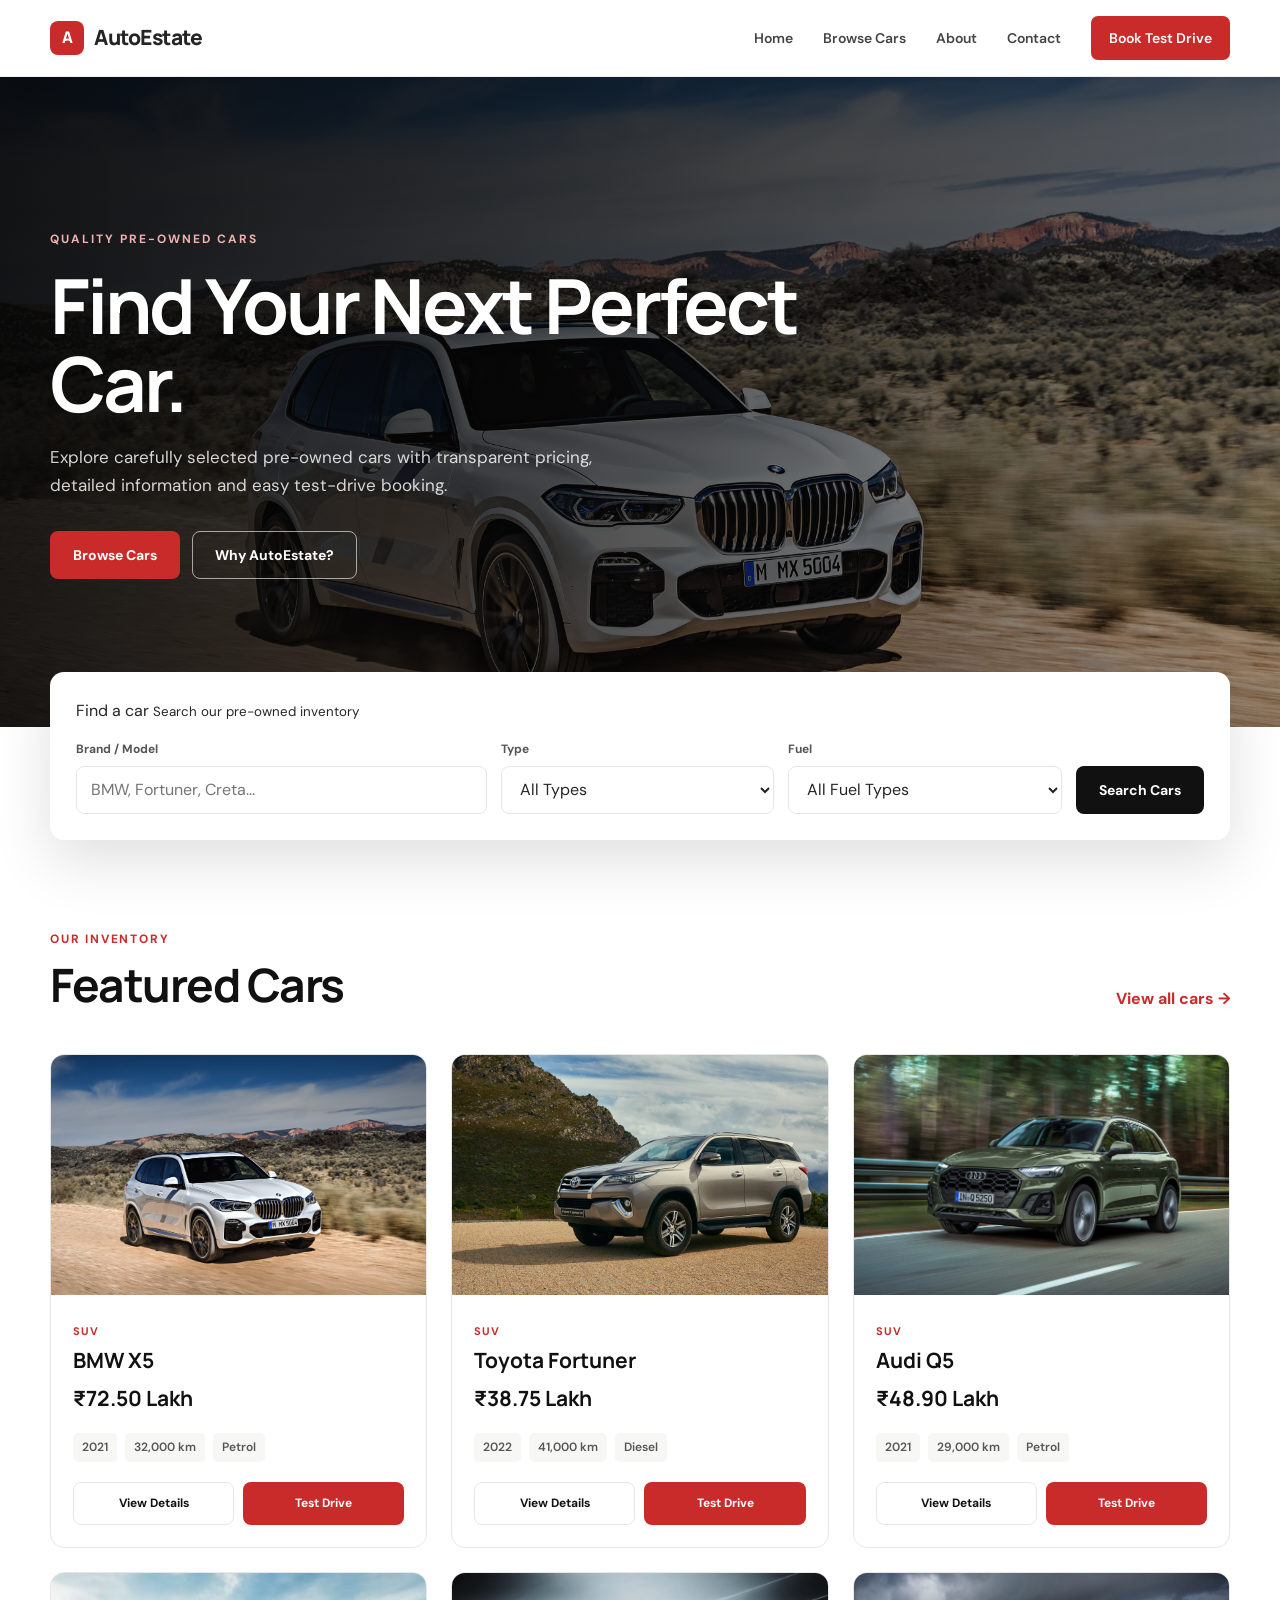
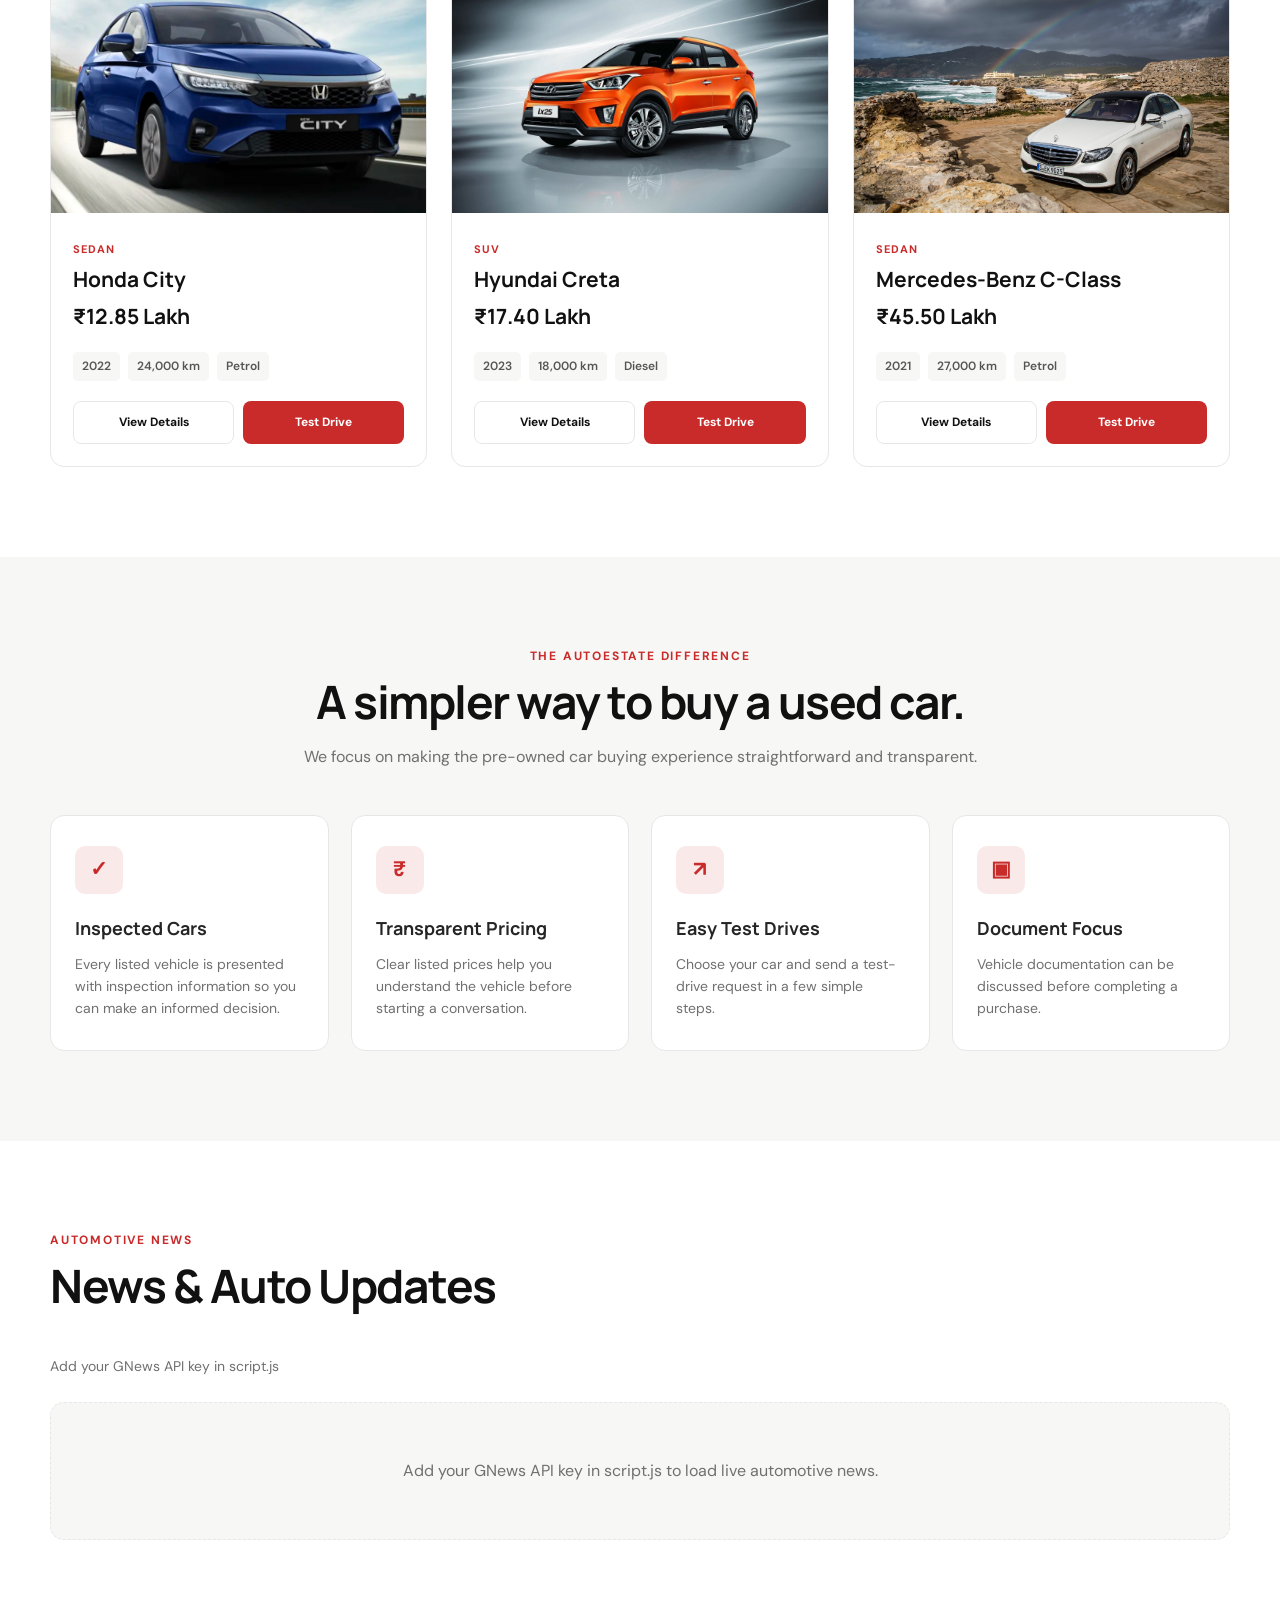
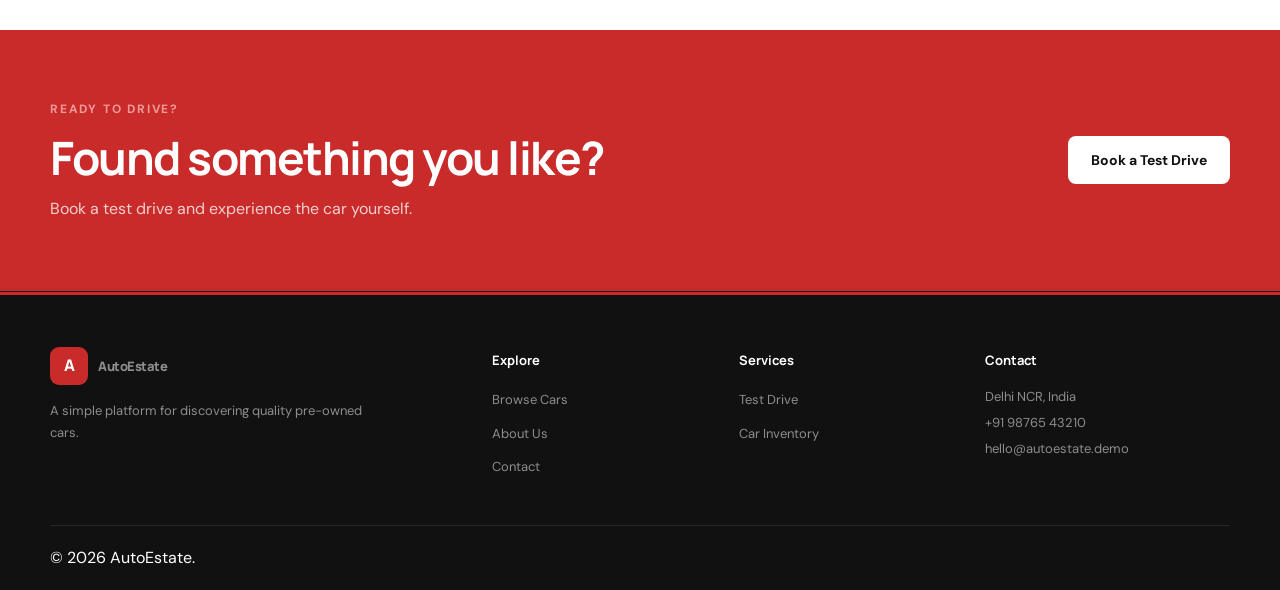
<file: index.html>
<!DOCTYPE html>
<html lang="en">
<head>
    <meta charset="UTF-8">
    <meta name="viewport" content="width=device-width, initial-scale=1.0">

    <title>AutoEstate | Quality Pre-Owned Cars</title>
    <meta name="description" content="AutoEstate - Browse quality pre-owned cars with transparent pricing, inspection and test drive options.">

    <link rel="preconnect" href="https://fonts.googleapis.com">
    <link rel="preconnect" href="https://fonts.gstatic.com" crossorigin>
    <link href="https://fonts.googleapis.com/css2?family=DM+Sans:wght@400;500;600;700&family=Manrope:wght@500;600;700;800&display=swap" rel="stylesheet">

    <link rel="stylesheet" href="style.css">
</head>

<body>

<header class="site-header">
    <div class="container nav-wrapper">

        <a href="index.html" class="logo">
            <span class="logo-mark">A</span>
            <span>AutoEstate</span>
        </a>

        <button class="menu-toggle" id="menuToggle" aria-label="Open menu">
            ☰
        </button>

        <nav class="main-nav" id="mainNav">
            <a href="index.html" class="active">Home</a>
            <a href="cars.html">Browse Cars</a>
            <a href="about.html">About</a>
            <a href="contact.html">Contact</a>
            <a href="contact.html" class="nav-cta">Book Test Drive</a>
        </nav>

    </div>
</header>


<main>

    <!-- HERO -->
    <section class="hero">
        <div class="hero-overlay"></div>

        <div class="container hero-content">

            <span class="eyebrow">QUALITY PRE-OWNED CARS</span>

            <h1>
                Find Your Next
                <span>Perfect Car.</span>
            </h1>

            <p>
                Explore carefully selected pre-owned cars with transparent
                pricing, detailed information and easy test-drive booking.
            </p>

            <div class="hero-actions">
                <a href="cars.html" class="btn btn-primary">
                    Browse Cars
                </a>

                <a href="about.html" class="btn btn-outline-light">
                    Why AutoEstate?
                </a>
            </div>

        </div>
    </section>


    <!-- QUICK SEARCH -->
    <section class="quick-search-section">
        <div class="container">

            <form class="quick-search" id="homeSearchForm">

                <div class="search-heading">
                    <span>Find a car</span>
                    <small>Search our pre-owned inventory</small>
                </div>

                <div class="search-field">
                    <label for="homeKeyword">Brand / Model</label>
                    <input
                        type="text"
                        id="homeKeyword"
                        placeholder="BMW, Fortuner, Creta..."
                    >
                </div>

                <div class="search-field">
                    <label for="homeType">Type</label>
                    <select id="homeType">
                        <option value="">All Types</option>
                        <option value="SUV">SUV</option>
                        <option value="Sedan">Sedan</option>
                    </select>
                </div>

                <div class="search-field">
                    <label for="homeFuel">Fuel</label>
                    <select id="homeFuel">
                        <option value="">All Fuel Types</option>
                        <option value="Petrol">Petrol</option>
                        <option value="Diesel">Diesel</option>
                    </select>
                </div>

                <button type="submit" class="btn btn-dark">
                    Search Cars
                </button>

            </form>

        </div>
    </section>


    <!-- FEATURED CARS -->
    <section class="section">
        <div class="container">

            <div class="section-heading">
                <div>
                    <span class="section-label">OUR INVENTORY</span>
                    <h2>Featured Cars</h2>
                </div>

                <a href="cars.html" class="text-link">
                    View all cars →
                </a>
            </div>

            <div class="car-grid" id="featuredCars"></div>

        </div>
    </section>



    <!-- DIFFERENCE -->
    <section class="section section-light">
        <div class="container">

            <div class="center-heading">
                <span class="section-label">THE AUTOESTATE DIFFERENCE</span>
                <h2>A simpler way to buy a used car.</h2>
                <p>
                    We focus on making the pre-owned car buying experience
                    straightforward and transparent.
                </p>
            </div>

            <div class="feature-grid">

                <article class="feature-box">
                    <div class="feature-icon">✓</div>
                    <h3>Inspected Cars</h3>
                    <p>
                        Every listed vehicle is presented with inspection
                        information so you can make an informed decision.
                    </p>
                </article>

                <article class="feature-box">
                    <div class="feature-icon">₹</div>
                    <h3>Transparent Pricing</h3>
                    <p>
                        Clear listed prices help you understand the vehicle
                        before starting a conversation.
                    </p>
                </article>

                <article class="feature-box">
                    <div class="feature-icon">↗</div>
                    <h3>Easy Test Drives</h3>
                    <p>
                        Choose your car and send a test-drive request in a
                        few simple steps.
                    </p>
                </article>

                <article class="feature-box">
                    <div class="feature-icon">▣</div>
                    <h3>Document Focus</h3>
                    <p>
                        Vehicle documentation can be discussed before
                        completing a purchase.
                    </p>
                </article>

            </div>

        </div>
    </section>


    <!-- NEWS -->
    <section class="section">
        <div class="container">

            <div class="section-heading">
                <div>
                    <span class="section-label">AUTOMOTIVE NEWS</span>
                    <h2>News & Auto Updates</h2>
                </div>
            </div>

            <div id="newsStatus" class="news-status">
                Loading latest automotive news...
            </div>

            <div class="news-grid" id="newsGrid"></div>

        </div>
    </section>


    <!-- CTA -->
    <section class="cta-section">
        <div class="container cta-content">

            <div>
                <span class="section-label light-label">READY TO DRIVE?</span>

                <h2>Found something you like?</h2>

                <p>
                    Book a test drive and experience the car yourself.
                </p>
            </div>

            <a href="contact.html" class="btn btn-white">
                Book a Test Drive
            </a>

        </div>
    </section>

</main>


<footer class="site-footer">
    <div class="container footer-grid">

        <div>
            <a href="index.html" class="logo footer-logo">
                <span class="logo-mark">A</span>
                <span>AutoEstate</span>
            </a>

            <p>
                A simple platform for discovering quality pre-owned cars.
            </p>
        </div>

        <div>
            <h4>Explore</h4>
            <ul>
                <li><a href="cars.html">Browse Cars</a></li>
                <li><a href="about.html">About Us</a></li>
                <li><a href="contact.html">Contact</a></li>
            </ul>
        </div>

        <div>
            <h4>Services</h4>
            <ul>
                <li><a href="contact.html">Test Drive</a></li>
                <li><a href="cars.html">Car Inventory</a></li>
            </ul>
        </div>

        <div>
            <h4>Contact</h4>
            <p>Delhi NCR, India</p>
            <p>+91 98765 43210</p>
            <p>hello@autoestate.demo</p>
        </div>

    </div>

    <div class="container footer-bottom">
        <span>© 2026 AutoEstate.</span>
    </div>
</footer>


<script src="script.js"></script>

</body>
</html>
</file>
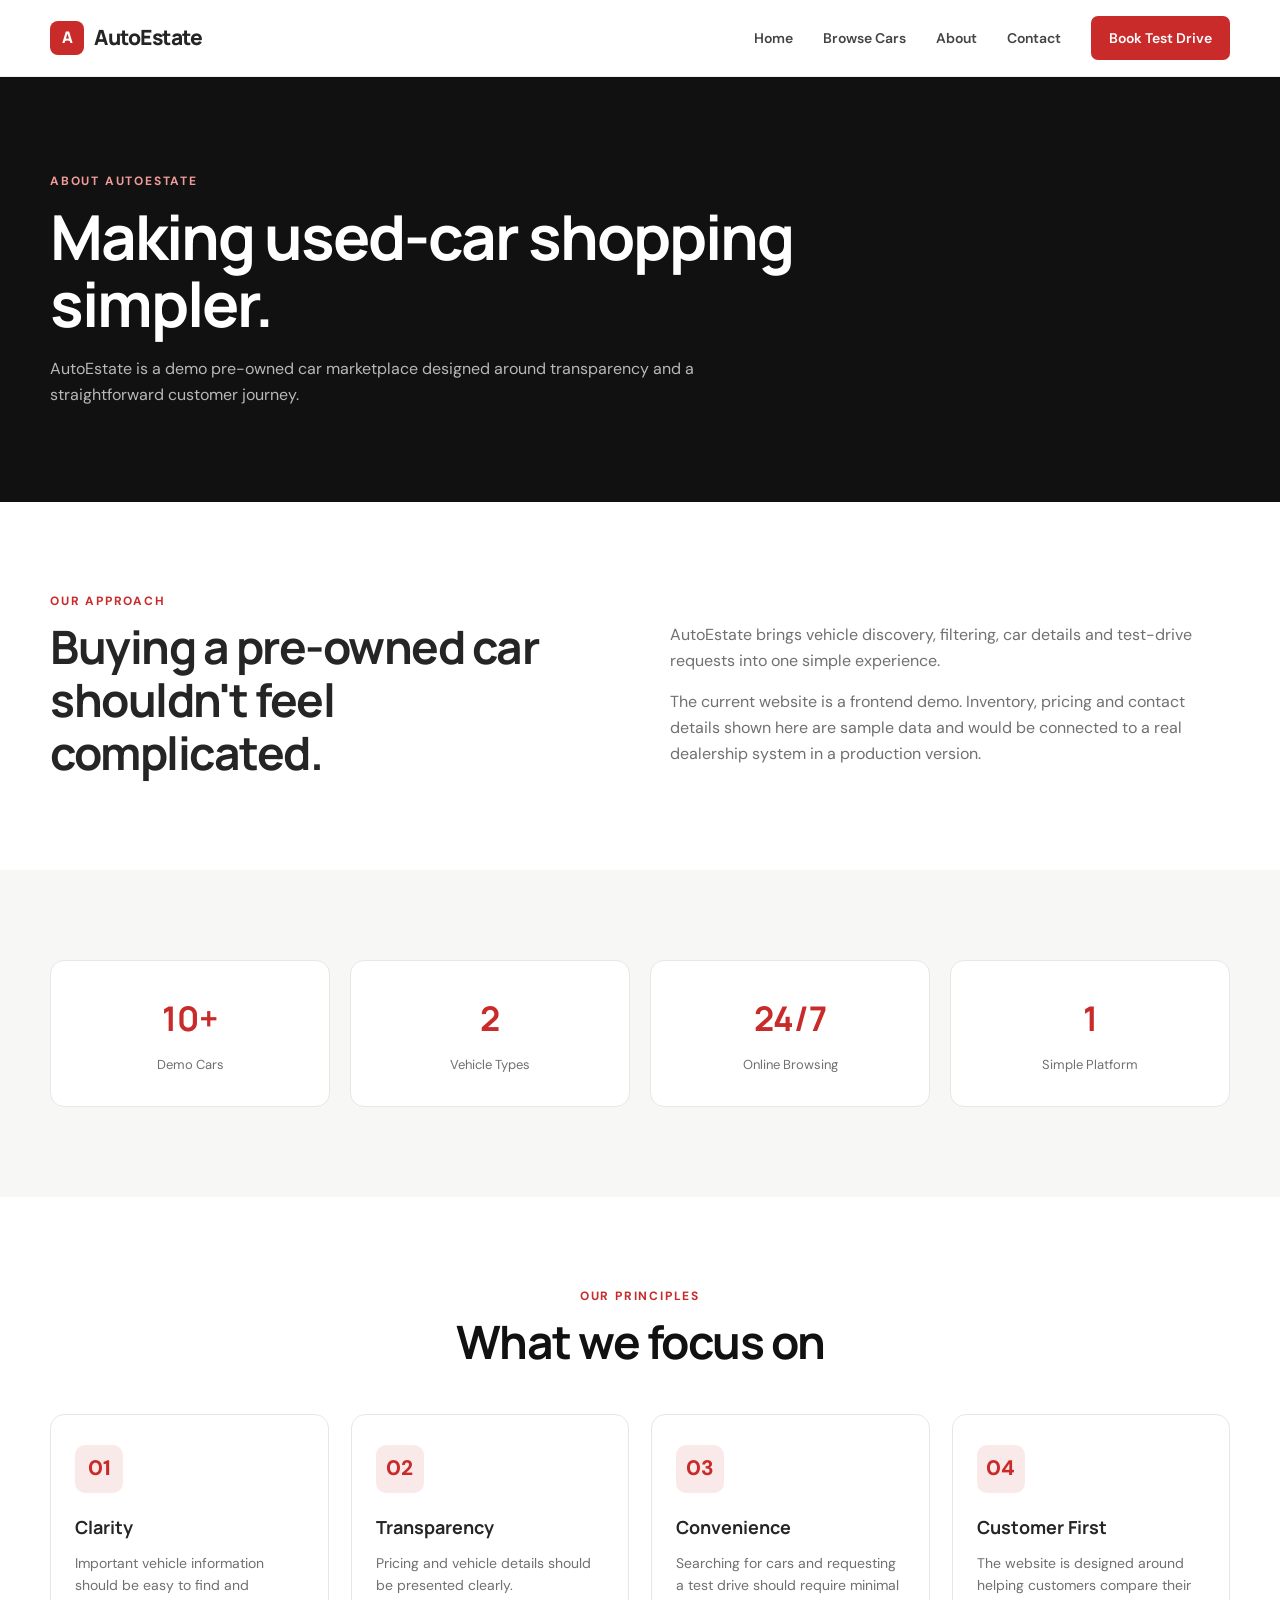
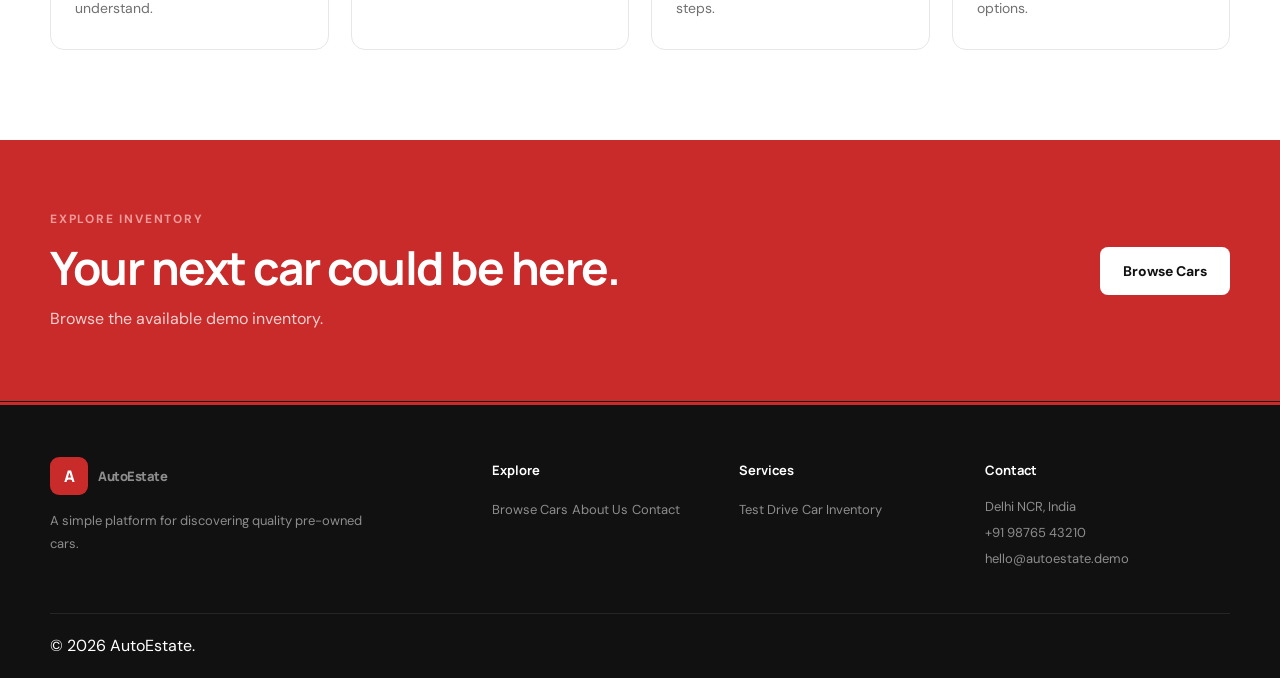
<file: about.html>
<!DOCTYPE html>
<html lang="en">
<head>
    <meta charset="UTF-8">
    <meta name="viewport" content="width=device-width, initial-scale=1.0">

    <title>About AutoEstate</title>

    <link rel="preconnect" href="https://fonts.googleapis.com">
    <link rel="preconnect" href="https://fonts.gstatic.com" crossorigin>
    <link href="https://fonts.googleapis.com/css2?family=DM+Sans:wght@400;500;600;700&family=Manrope:wght@500;600;700;800&display=swap" rel="stylesheet">

    <link rel="stylesheet" href="style.css">
</head>

<body>

<header class="site-header">
    <div class="container nav-wrapper">

        <a href="index.html" class="logo">
            <span class="logo-mark">A</span>
            <span>AutoEstate</span>
        </a>

        <button class="menu-toggle" id="menuToggle">☰</button>

        <nav class="main-nav" id="mainNav">
            <a href="index.html">Home</a>
            <a href="cars.html">Browse Cars</a>
            <a href="about.html" class="active">About</a>
            <a href="contact.html">Contact</a>
            <a href="contact.html" class="nav-cta">Book Test Drive</a>
        </nav>

    </div>
</header>


<main>

    <section class="page-hero">
        <div class="container">
            <span class="section-label light-label">ABOUT AUTOESTATE</span>
            <h1>Making used-car shopping simpler.</h1>
            <p>
                AutoEstate is a demo pre-owned car marketplace designed
                around transparency and a straightforward customer journey.
            </p>
        </div>
    </section>


    <section class="section">
        <div class="container about-intro">

            <div>
                <span class="section-label">OUR APPROACH</span>
                <h2>Buying a pre-owned car shouldn't feel complicated.</h2>
            </div>

            <div>
                <p>
                    AutoEstate brings vehicle discovery, filtering,
                    car details and test-drive requests into one simple
                    experience.
                </p>

                <p>
                    The current website is a frontend demo. Inventory,
                    pricing and contact details shown here are sample
                    data and would be connected to a real dealership
                    system in a production version.
                </p>
            </div>

        </div>
    </section>


    <section class="section section-light">
        <div class="container">

            <div class="stats-grid">

                <div class="stat-box">
                    <strong>10+</strong>
                    <span>Demo Cars</span>
                </div>

                <div class="stat-box">
                    <strong>2</strong>
                    <span>Vehicle Types</span>
                </div>

                <div class="stat-box">
                    <strong>24/7</strong>
                    <span>Online Browsing</span>
                </div>

                <div class="stat-box">
                    <strong>1</strong>
                    <span>Simple Platform</span>
                </div>

            </div>

        </div>
    </section>


    <section class="section">
        <div class="container">

            <div class="center-heading">
                <span class="section-label">OUR PRINCIPLES</span>
                <h2>What we focus on</h2>
            </div>

            <div class="feature-grid">

                <article class="feature-box">
                    <div class="feature-icon">01</div>
                    <h3>Clarity</h3>
                    <p>
                        Important vehicle information should be easy to find
                        and understand.
                    </p>
                </article>

                <article class="feature-box">
                    <div class="feature-icon">02</div>
                    <h3>Transparency</h3>
                    <p>
                        Pricing and vehicle details should be presented
                        clearly.
                    </p>
                </article>

                <article class="feature-box">
                    <div class="feature-icon">03</div>
                    <h3>Convenience</h3>
                    <p>
                        Searching for cars and requesting a test drive should
                        require minimal steps.
                    </p>
                </article>

                <article class="feature-box">
                    <div class="feature-icon">04</div>
                    <h3>Customer First</h3>
                    <p>
                        The website is designed around helping customers
                        compare their options.
                    </p>
                </article>

            </div>

        </div>
    </section>


    <section class="cta-section">
        <div class="container cta-content">

            <div>
                <span class="section-label light-label">EXPLORE INVENTORY</span>
                <h2>Your next car could be here.</h2>
                <p>Browse the available demo inventory.</p>
            </div>

            <a href="cars.html" class="btn btn-white">
                Browse Cars
            </a>

        </div>
    </section>

</main>


<footer class="site-footer">
    <div class="container footer-grid">

        <div>
            <a href="index.html" class="logo footer-logo">
                <span class="logo-mark">A</span>
                <span>AutoEstate</span>
            </a>

            <p>
                A simple platform for discovering quality pre-owned cars.
            </p>
        </div>

        <div>
            <h4>Explore</h4>
            <a href="cars.html">Browse Cars</a>
            <a href="about.html">About Us</a>
            <a href="contact.html">Contact</a>
        </div>

        <div>
            <h4>Services</h4>
            <a href="contact.html">Test Drive</a>
            <a href="cars.html">Car Inventory</a>
        </div>

        <div>
            <h4>Contact</h4>
            <p>Delhi NCR, India</p>
            <p>+91 98765 43210</p>
            <p>hello@autoestate.demo</p>
        </div>

    </div>

    <div class="container footer-bottom">
        <span>© 2026 AutoEstate. </span>
    </div>
</footer>


<script src="script.js"></script>

</body>
</html>
</file>
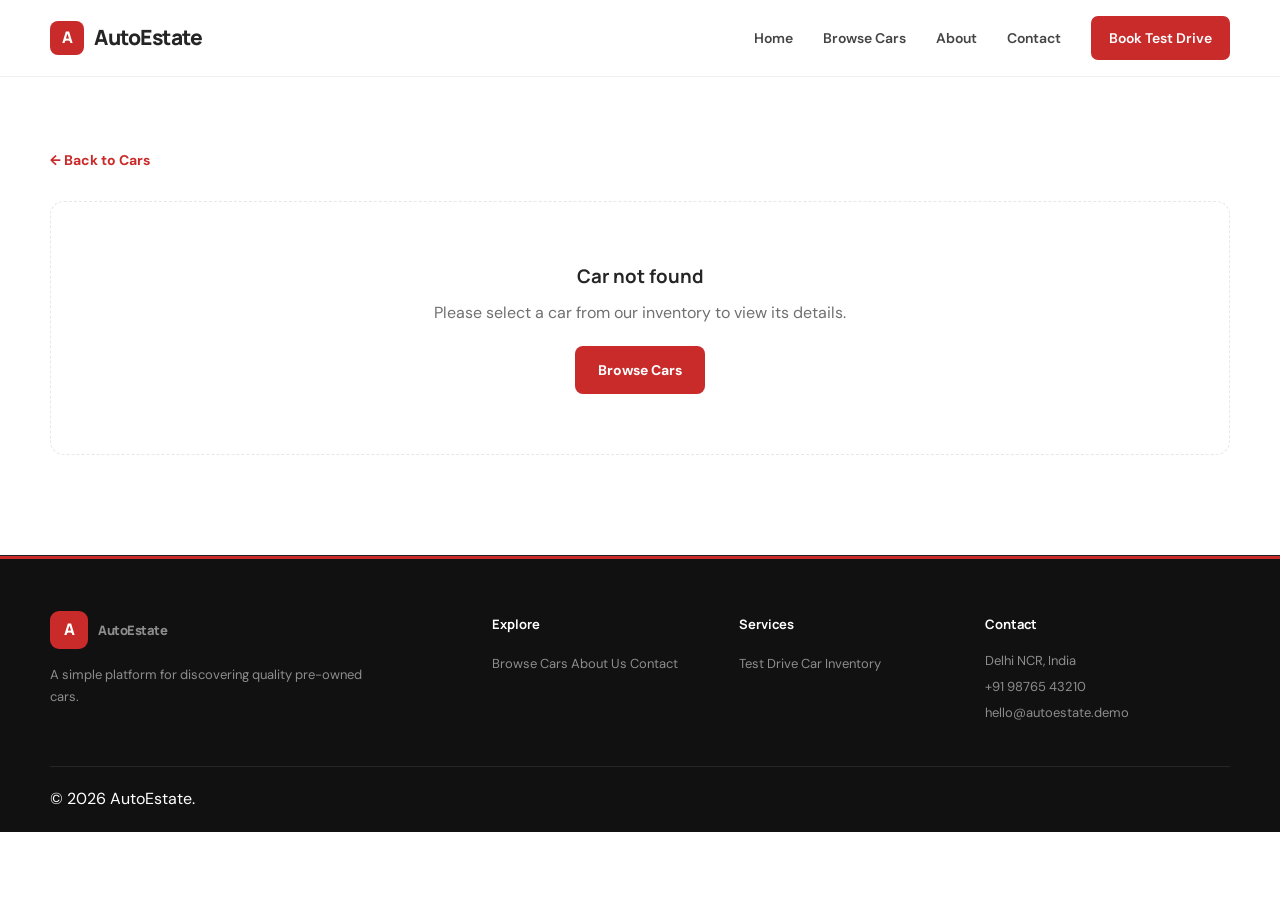
<file: cars-details.html>
<!DOCTYPE html>
<html lang="en">
<head>
    <meta charset="UTF-8">
    <meta name="viewport" content="width=device-width, initial-scale=1.0">

    <title>Car Details | AutoEstate</title>

    <link rel="preconnect" href="https://fonts.googleapis.com">
    <link rel="preconnect" href="https://fonts.gstatic.com" crossorigin>

    <link href="https://fonts.googleapis.com/css2?family=DM+Sans:wght@400;500;600;700&family=Manrope:wght@500;600;700;800&display=swap" rel="stylesheet">

    <link rel="stylesheet" href="style.css">
</head>

<body>

<header class="site-header">

    <div class="container nav-wrapper">

        <a href="index.html" class="logo">
            <span class="logo-mark">A</span>
            <span>AutoEstate</span>
        </a>

        <button
            class="menu-toggle"
            id="menuToggle"
            type="button"
        >
            ☰
        </button>

        <nav class="main-nav" id="mainNav">

            <a href="index.html">
                Home
            </a>

            <a href="cars.html" class="active">
                Browse Cars
            </a>

            <a href="about.html">
                About
            </a>

            <a href="contact.html">
                Contact
            </a>

            <a
                href="contact.html"
                class="nav-cta"
            >
                Book Test Drive
            </a>

        </nav>

    </div>

</header>

<main>

<section class="details-section">

    <div class="container">

        <a
            href="cars.html"
            class="back-link"
        >
            ← Back to Cars
        </a>

        <div id="carDetails"></div>

    </div>

</section>

</main>

<footer class="site-footer">

    <div class="container footer-grid">

        <div>

            <a
                href="index.html"
                class="logo footer-logo"
            >
                <span class="logo-mark">A</span>
                <span>AutoEstate</span>
            </a>

            <p>
                A simple platform for discovering quality pre-owned cars.
            </p>

        </div>

        <div>

            <h4>Explore</h4>

            <a href="cars.html">
                Browse Cars
            </a>

            <a href="about.html">
                About Us
            </a>

            <a href="contact.html">
                Contact
            </a>

        </div>

        <div>

            <h4>Services</h4>

            <a href="contact.html">
                Test Drive
            </a>

            <a href="cars.html">
                Car Inventory
            </a>

        </div>

        <div>

            <h4>Contact</h4>

            <p>
                Delhi NCR, India
            </p>

            <p>
                +91 98765 43210
            </p>

            <p>
                hello@autoestate.demo
            </p>

        </div>

    </div>

    <div class="container footer-bottom">

        <span>
            © 2026 AutoEstate.
        </span>

    </div>

</footer>

<script src="script.js"></script>

</body>
</html>
</file>
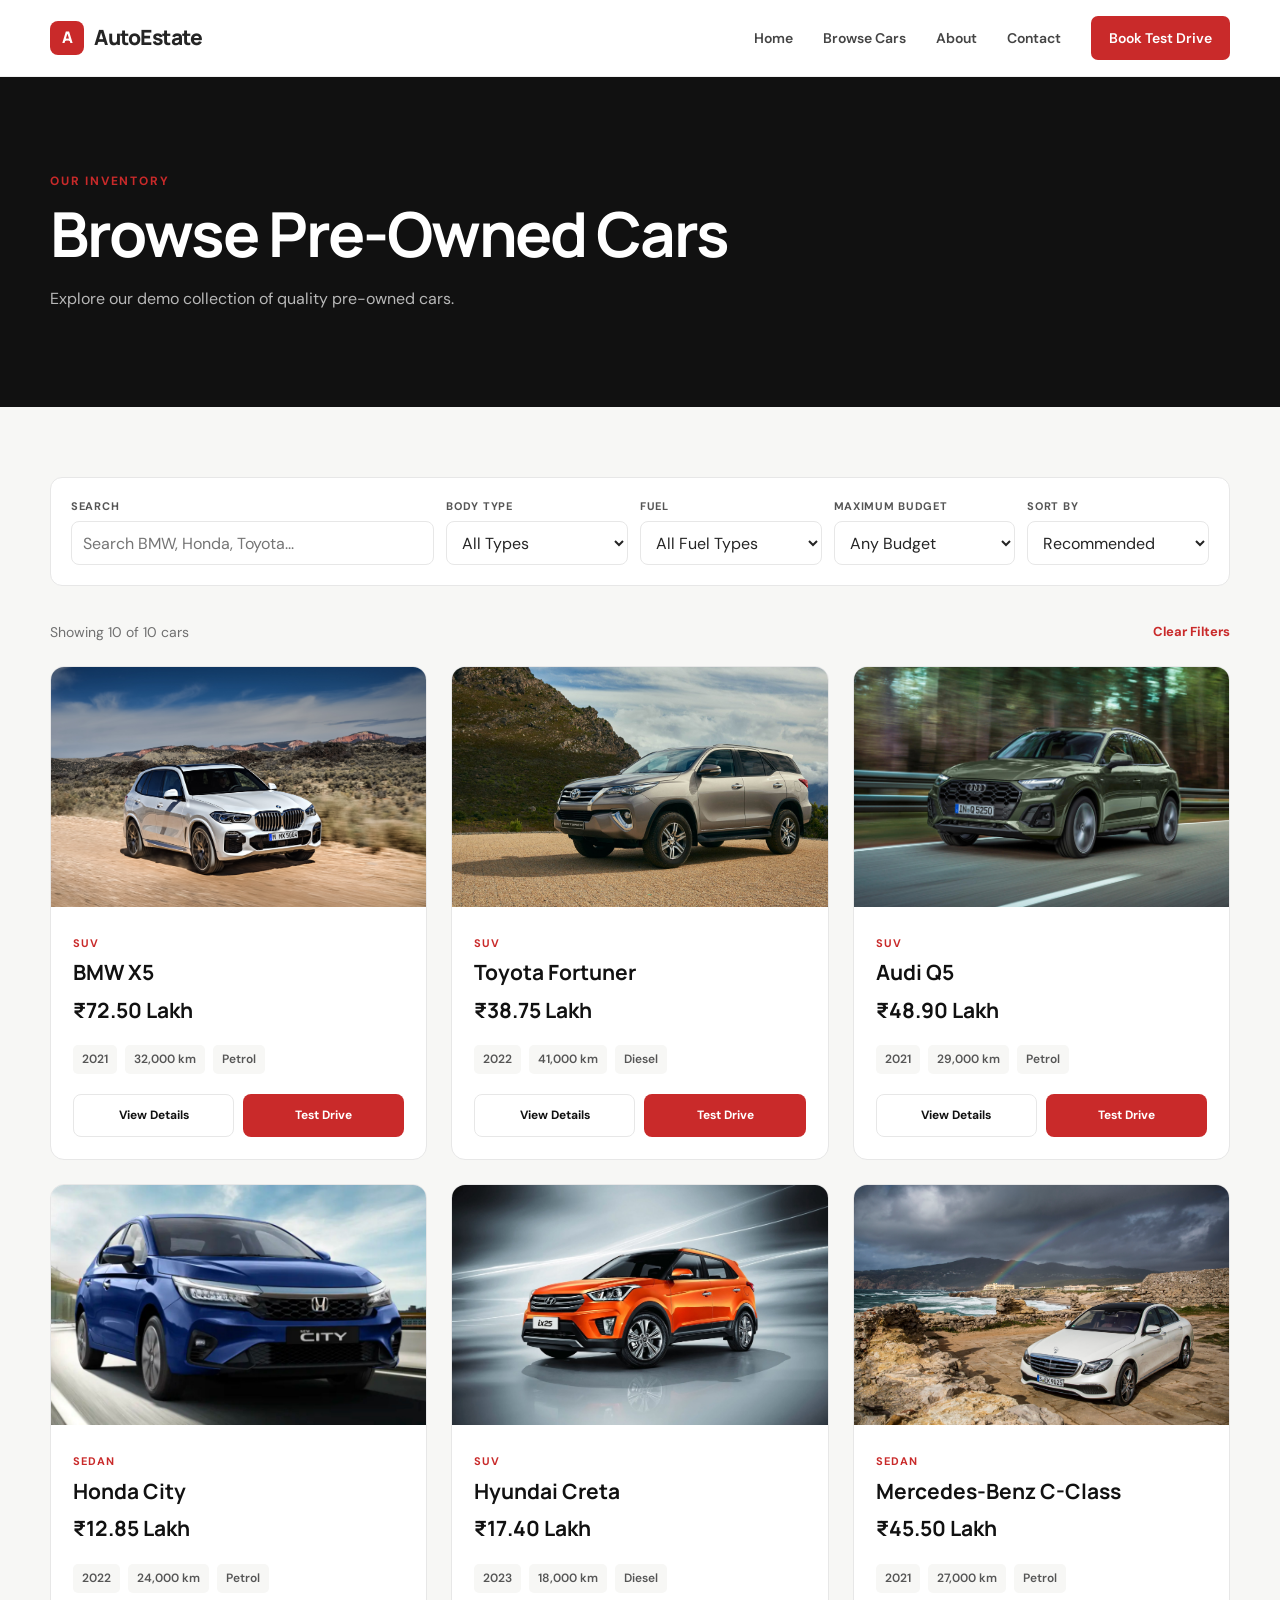
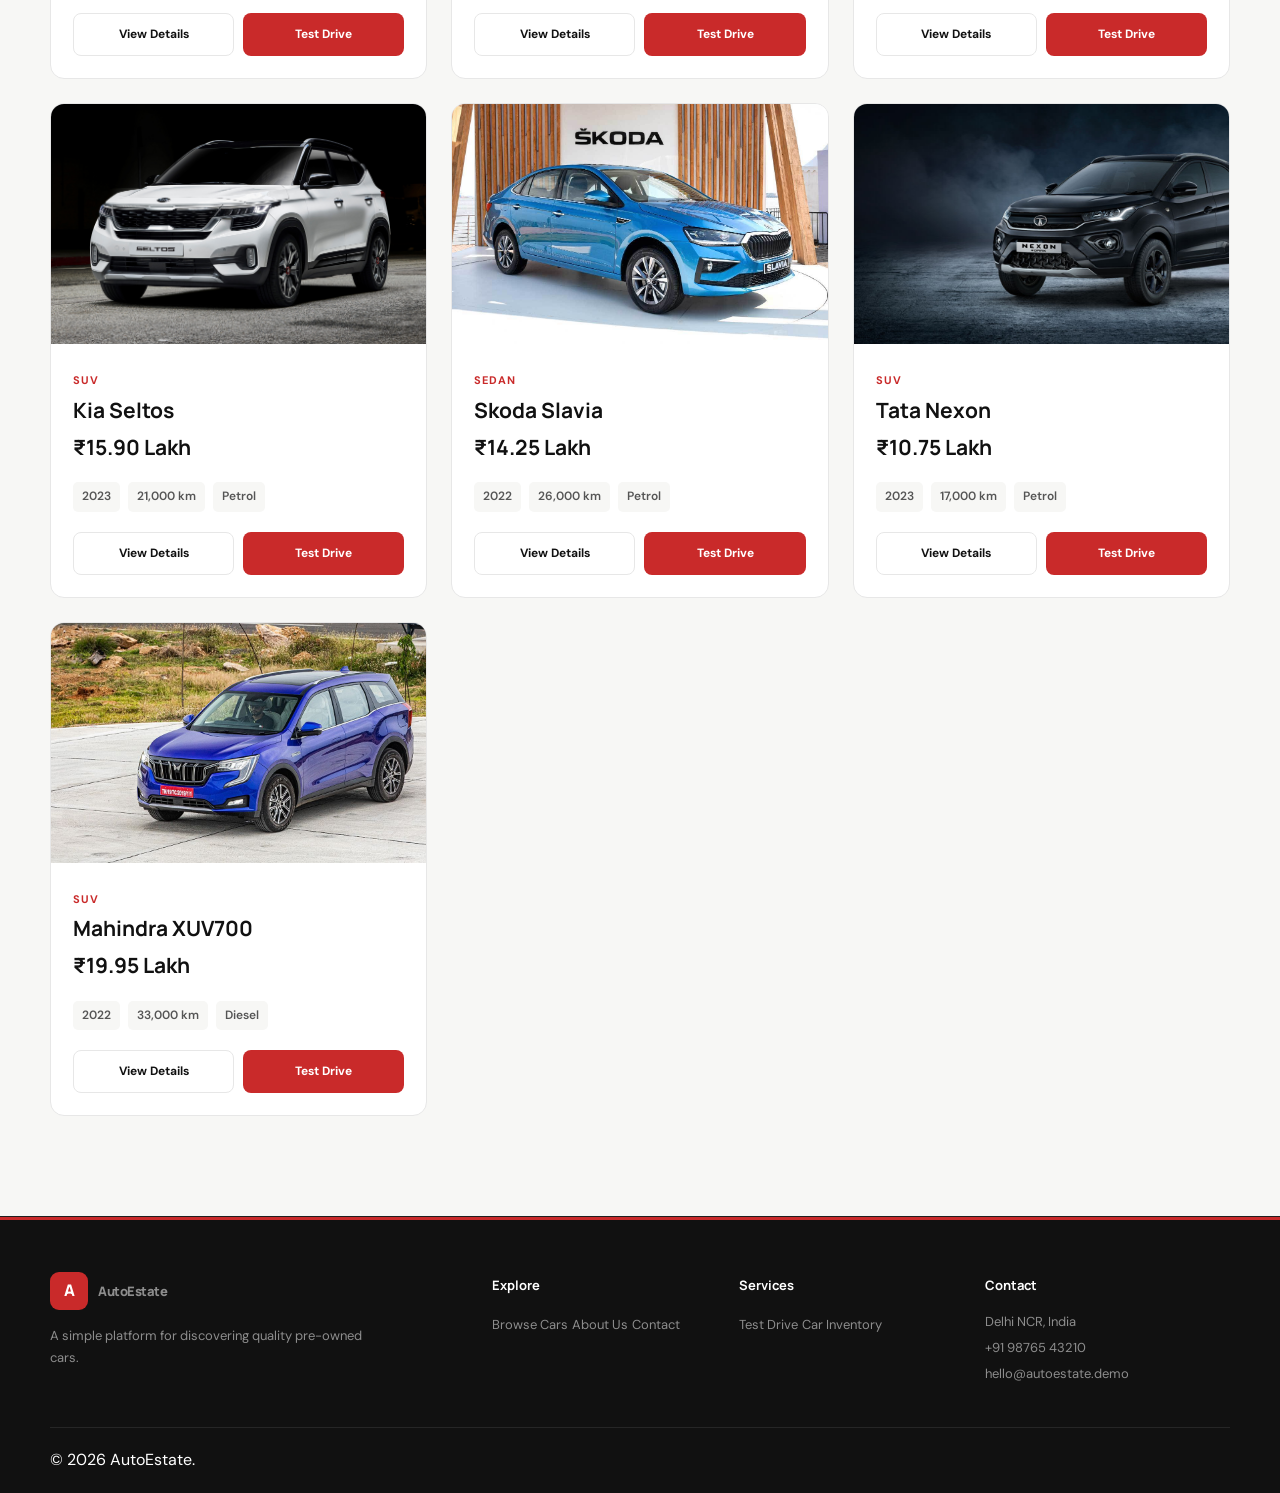
<file: cars.html>
<!DOCTYPE html>
<html lang="en">
<head>
    <meta charset="UTF-8">
    <meta name="viewport" content="width=device-width, initial-scale=1.0">

    <title>Browse Cars | AutoEstate</title>

    <link rel="preconnect" href="https://fonts.googleapis.com">
    <link rel="preconnect" href="https://fonts.gstatic.com" crossorigin>

    <link href="https://fonts.googleapis.com/css2?family=DM+Sans:wght@400;500;600;700&family=Manrope:wght@500;600;700;800&display=swap" rel="stylesheet">

    <link rel="stylesheet" href="style.css">
</head>

<body>

<header class="site-header">
    <div class="container nav-wrapper">

        <a href="index.html" class="logo">
            <span class="logo-mark">A</span>
            <span>AutoEstate</span>
        </a>

        <button class="menu-toggle" id="menuToggle">☰</button>

        <nav class="main-nav" id="mainNav">
            <a href="index.html">Home</a>
            <a href="cars.html" class="active">Browse Cars</a>
            <a href="about.html">About</a>
            <a href="contact.html">Contact</a>
            <a href="contact.html" class="nav-cta">Book Test Drive</a>
        </nav>

    </div>
</header>

<main>

<section class="page-hero">
    <div class="container">
        <span class="section-label">OUR INVENTORY</span>
        <h1>Browse Pre-Owned Cars</h1>
        <p>
            Explore our demo collection of quality pre-owned cars.
        </p>
    </div>
</section>

<section class="inventory-section">
    <div class="container">

        <div class="filters">

            <div class="filter-group">
                <label for="inventorySearch">Search</label>
                <input
                    type="text"
                    id="inventorySearch"
                    placeholder="Search BMW, Honda, Toyota..."
                >
            </div>

            <div class="filter-group">
                <label for="inventoryType">Body Type</label>

                <select id="inventoryType">
                    <option value="">All Types</option>
                    <option value="SUV">SUV</option>
                    <option value="Sedan">Sedan</option>
                </select>
            </div>

            <div class="filter-group">
                <label for="inventoryFuel">Fuel</label>

                <select id="inventoryFuel">
                    <option value="">All Fuel Types</option>
                    <option value="Petrol">Petrol</option>
                    <option value="Diesel">Diesel</option>
                </select>
            </div>

            <div class="filter-group">
                <label for="inventoryBudget">Maximum Budget</label>

                <select id="inventoryBudget">
                    <option value="">Any Budget</option>
                    <option value="15">Under ₹15 Lakh</option>
                    <option value="20">Under ₹20 Lakh</option>
                    <option value="40">Under ₹40 Lakh</option>
                    <option value="50">Under ₹50 Lakh</option>
                    <option value="75">Under ₹75 Lakh</option>
                </select>
            </div>

            <div class="filter-group">
                <label for="inventorySort">Sort By</label>

                <select id="inventorySort">
                    <option value="default">Recommended</option>
                    <option value="price-low">Price: Low to High</option>
                    <option value="price-high">Price: High to Low</option>
                    <option value="year-new">Newest First</option>
                    <option value="km-low">Lowest KM</option>
                </select>
            </div>

        </div>

        <div class="inventory-top">
            <p id="resultCount">Showing 10 of 10 cars</p>

            <button
                type="button"
                id="clearFilters"
                class="clear-btn"
            >
                Clear Filters
            </button>
        </div>

        <div
            id="inventoryGrid"
            class="cars-grid"
        ></div>

        <div
            id="emptyState"
            class="empty-state"
            style="display: none;"
        >
            <h3>No cars found</h3>

            <p>
                Try changing your search or filters.
            </p>

            <button
                type="button"
                id="clearFiltersEmpty"
                class="btn btn-primary"
            >
                Clear Filters
            </button>
        </div>

    </div>
</section>

</main>

<footer class="site-footer">

    <div class="container footer-grid">

        <div>
            <a href="index.html" class="logo footer-logo">
                <span class="logo-mark">A</span>
                <span>AutoEstate</span>
            </a>

            <p>
                A simple platform for discovering quality pre-owned cars.
            </p>
        </div>

        <div>
            <h4>Explore</h4>
            <a href="cars.html">Browse Cars</a>
            <a href="about.html">About Us</a>
            <a href="contact.html">Contact</a>
        </div>

        <div>
            <h4>Services</h4>
            <a href="contact.html">Test Drive</a>
            <a href="cars.html">Car Inventory</a>
        </div>

        <div>
            <h4>Contact</h4>
            <p>Delhi NCR, India</p>
            <p>+91 98765 43210</p>
            <p>hello@autoestate.demo</p>
        </div>

    </div>

    <div class="container footer-bottom">
        <span>
            © 2026 AutoEstate.
        </span>
    </div>

</footer>

<script src="script.js"></script>

</body>
</html>
</file>
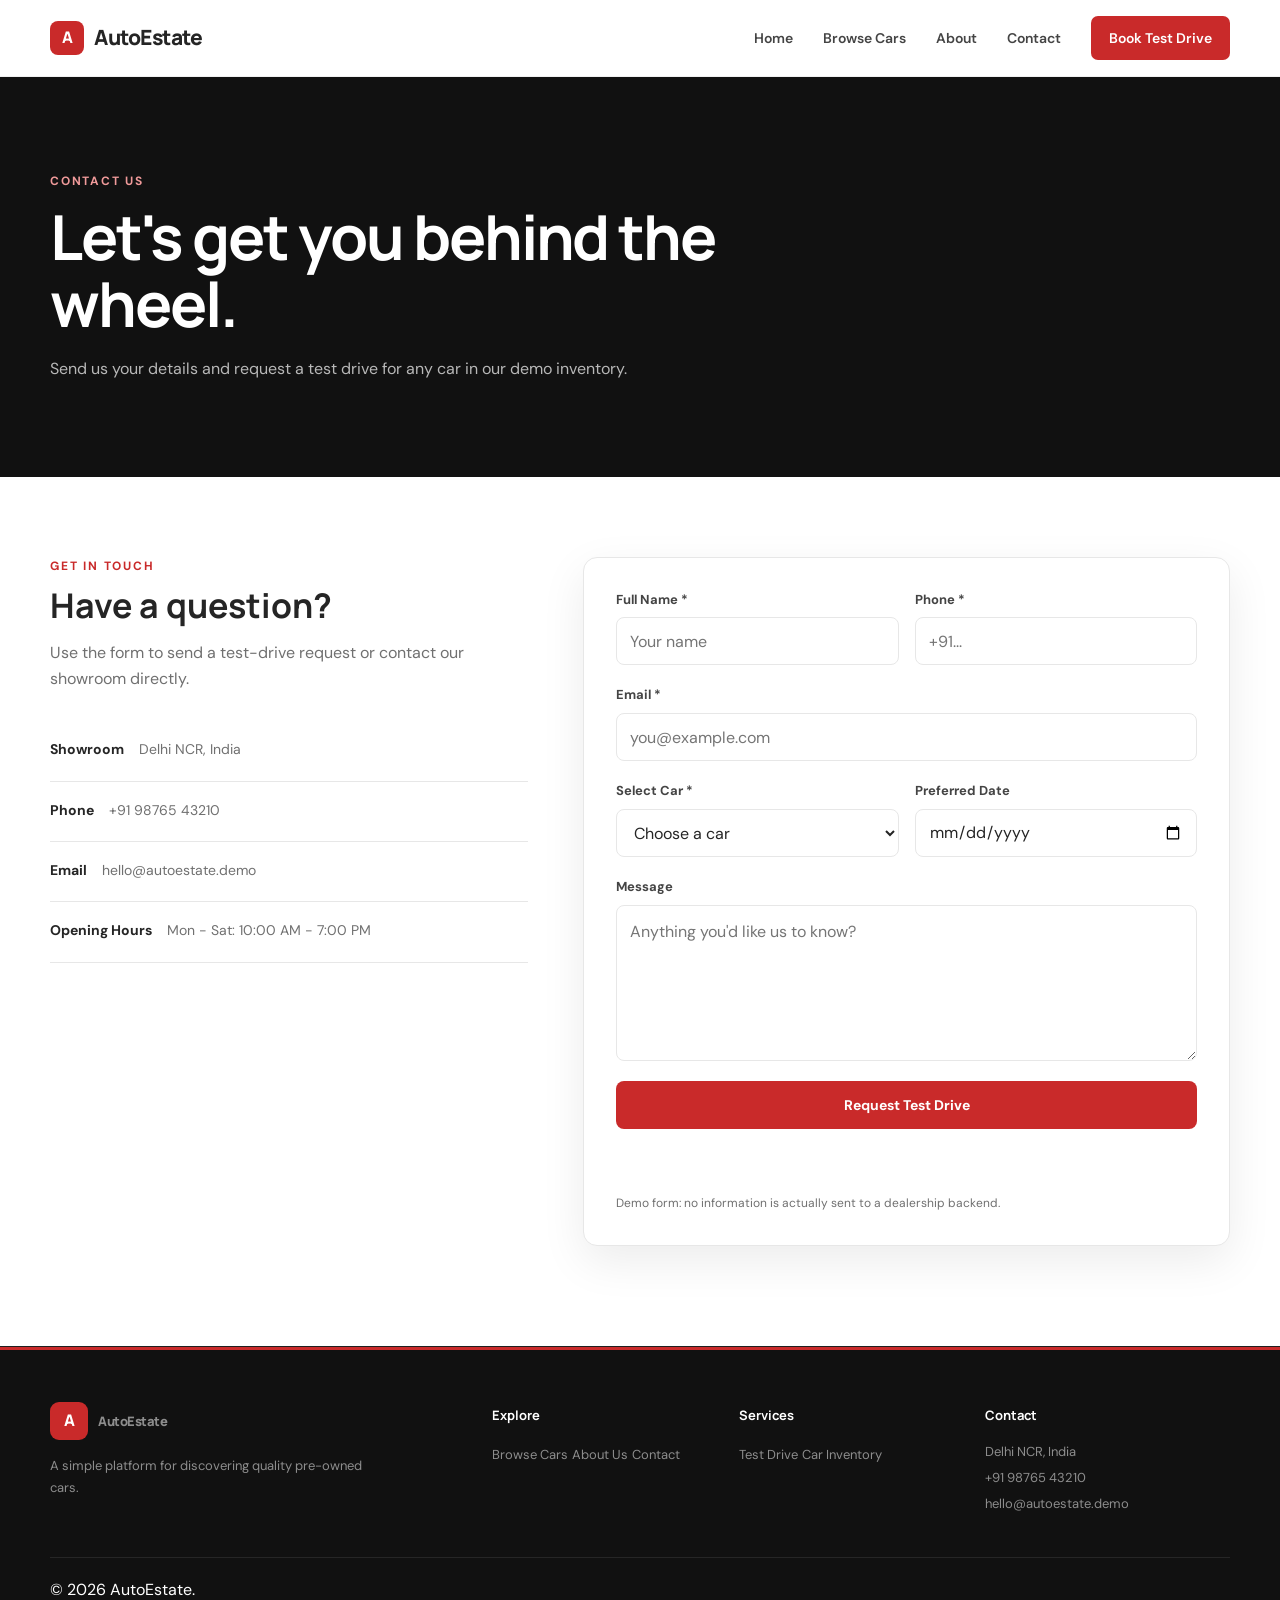
<file: contact.html>
<!DOCTYPE html>
<html lang="en">
<head>
    <meta charset="UTF-8">
    <meta name="viewport" content="width=device-width, initial-scale=1.0">

    <title>Contact & Test Drive | AutoEstate</title>

    <link rel="preconnect" href="https://fonts.googleapis.com">
    <link rel="preconnect" href="https://fonts.gstatic.com" crossorigin>
    <link href="https://fonts.googleapis.com/css2?family=DM+Sans:wght@400;500;600;700&family=Manrope:wght@500;600;700;800&display=swap" rel="stylesheet">

    <link rel="stylesheet" href="style.css">
</head>

<body>

<header class="site-header">
    <div class="container nav-wrapper">

        <a href="index.html" class="logo">
            <span class="logo-mark">A</span>
            <span>AutoEstate</span>
        </a>

        <button class="menu-toggle" id="menuToggle">☰</button>

        <nav class="main-nav" id="mainNav">
            <a href="index.html">Home</a>
            <a href="cars.html">Browse Cars</a>
            <a href="about.html">About</a>
            <a href="contact.html" class="active">Contact</a>
            <a href="contact.html" class="nav-cta">Book Test Drive</a>
        </nav>

    </div>
</header>


<main>

    <section class="page-hero">
        <div class="container">
            <span class="section-label light-label">CONTACT US</span>
            <h1>Let's get you behind the wheel.</h1>
            <p>
                Send us your details and request a test drive for any car
                in our demo inventory.
            </p>
        </div>
    </section>


    <section class="section contact-section">

        <div class="container contact-grid">

            <div class="contact-info">

                <span class="section-label">GET IN TOUCH</span>

                <h2>Have a question?</h2>

                <p>
                    Use the form to send a test-drive request or contact
                    our showroom directly.
                </p>

                <div class="contact-item">
                    <strong>Showroom</strong>
                    <span>Delhi NCR, India</span>
                </div>

                <div class="contact-item">
                    <strong>Phone</strong>
                    <span>+91 98765 43210</span>
                </div>

                <div class="contact-item">
                    <strong>Email</strong>
                    <span>hello@autoestate.demo</span>
                </div>

                <div class="contact-item">
                    <strong>Opening Hours</strong>
                    <span>Mon - Sat: 10:00 AM - 7:00 PM</span>
                </div>

            </div>


            <div class="contact-form-wrapper">

                <form id="testDriveForm" class="contact-form">

                    <div class="form-row">

                        <div class="form-group">
                            <label for="name">Full Name *</label>
                            <input
                                type="text"
                                id="name"
                                name="name"
                                required
                                placeholder="Your name"
                            >
                        </div>

                        <div class="form-group">
                            <label for="phone">Phone *</label>
                            <input
                                type="tel"
                                id="phone"
                                name="phone"
                                required
                                placeholder="+91..."
                            >
                        </div>

                    </div>


                    <div class="form-group">
                        <label for="email">Email *</label>
                        <input
                            type="email"
                            id="email"
                            name="email"
                            required
                            placeholder="you@example.com"
                        >
                    </div>


                    <div class="form-row">

                        <div class="form-group">
                            <label for="carSelect">Select Car *</label>

                            <select id="carSelect" name="car" required>
                                <option value="">
                                    Choose a car
                                </option>
                            </select>
                        </div>

                        <div class="form-group">
                            <label for="testDriveDate">Preferred Date</label>

                            <input
                                type="date"
                                id="testDriveDate"
                                name="date"
                            >
                        </div>

                    </div>


                    <div class="form-group">
                        <label for="message">Message</label>

                        <textarea
                            id="message"
                            name="message"
                            rows="5"
                            placeholder="Anything you'd like us to know?"
                        ></textarea>
                    </div>


                    <button type="submit" class="btn btn-primary btn-full">
                        Request Test Drive
                    </button>

                    <div id="formMessage" class="form-message"></div>

                    <small class="form-note">
                        Demo form: no information is actually sent to a
                        dealership backend.
                    </small>

                </form>

            </div>

        </div>

    </section>

</main>


<footer class="site-footer">
    <div class="container footer-grid">

        <div>
            <a href="index.html" class="logo footer-logo">
                <span class="logo-mark">A</span>
                <span>AutoEstate</span>
            </a>

            <p>
                A simple platform for discovering quality pre-owned cars.
            </p>
        </div>

        <div>
            <h4>Explore</h4>
            <a href="cars.html">Browse Cars</a>
            <a href="about.html">About Us</a>
            <a href="contact.html">Contact</a>
        </div>

        <div>
            <h4>Services</h4>
            <a href="contact.html">Test Drive</a>
            <a href="cars.html">Car Inventory</a>
        </div>

        <div>
            <h4>Contact</h4>
            <p>Delhi NCR, India</p>
            <p>+91 98765 43210</p>
            <p>hello@autoestate.demo</p>
        </div>

    </div>

    <div class="container footer-bottom">
        <span>© 2026 AutoEstate.</span>
    </div>
</footer>


<script src="script.js"></script>

</body>
</html>
</file>
<file: style.css>
@import url('https://fonts.googleapis.com/css2?family=DM+Sans:wght@400;500;600;700&family=Manrope:wght@500;600;700;800&display=swap');

:root {
    --primary: #c92a2a;
    --primary-dark: #a61f1f;
    --dark: #111111;
    --dark-soft: #1b1b1b;
    --text: #252525;
    --muted: #707070;
    --light: #f7f7f5;
    --white: #ffffff;
    --border: #e7e7e7;
    --shadow: 0 15px 45px rgba(0, 0, 0, 0.08);
    --radius: 14px;
    --container: 1180px;
}

* {
    margin: 0;
    padding: 0;
    box-sizing: border-box;
}

html {
    scroll-behavior: smooth;
}

body {
    font-family: "DM Sans", sans-serif;
    color: var(--text);
    background: var(--white);
    line-height: 1.6;
    overflow-x: hidden;
}

img {
    display: block;
    width: 100%;
}

a {
    color: inherit;
    text-decoration: none;
}

button,
input,
select,
textarea {
    font: inherit;
}

button {
    cursor: pointer;
}

.container {
    width: min(100% - 40px, var(--container));
    margin: 0 auto;
}

.section {
    padding: 90px 0;
}

.section-light {
    background: var(--light);
}

.section-heading {
    display: flex;
    align-items: flex-end;
    justify-content: space-between;
    gap: 30px;
    margin-bottom: 42px;
}

.section-heading h2,
.center-heading h2 {
    font-family: "Manrope", sans-serif;
    font-size: clamp(30px, 4vw, 46px);
    line-height: 1.15;
    color: var(--dark);
    letter-spacing: -1.5px;
}

.section-label {
    display: block;
    margin-bottom: 10px;
    color: var(--primary);
    font-size: 12px;
    font-weight: 700;
    letter-spacing: 1.8px;
    text-transform: uppercase;
}

.text-link {
    color: var(--primary);
    font-weight: 700;
    white-space: nowrap;
}

.text-link:hover {
    color: var(--primary-dark);
}

.center-heading {
    max-width: 700px;
    margin: 0 auto 45px;
    text-align: center;
}

.center-heading p {
    margin-top: 15px;
    color: var(--muted);
}

.btn {
    display: inline-flex;
    align-items: center;
    justify-content: center;
    min-height: 48px;
    padding: 0 22px;
    border: 1px solid transparent;
    border-radius: 8px;
    font-size: 14px;
    font-weight: 700;
    transition: 0.25s ease;
    cursor: pointer;
}

.btn-primary {
    background: var(--primary);
    color: var(--white);
}

.btn-primary:hover {
    background: var(--primary-dark);
    transform: translateY(-2px);
}

.btn-secondary {
    background: var(--white);
    color: var(--dark);
    border-color: var(--border);
}

.btn-secondary:hover {
    border-color: var(--dark);
    transform: translateY(-2px);
}

.btn-dark {
    background: var(--dark);
    color: var(--white);
}

.btn-dark:hover {
    background: #2a2a2a;
}

.btn-outline-light {
    color: var(--white);
    border-color: rgba(255, 255, 255, 0.6);
    background: transparent;
}

.btn-outline-light:hover {
    background: var(--white);
    color: var(--dark);
}

.btn-white {
    background: var(--white);
    color: var(--dark);
}

.btn-white:hover {
    background: #eeeeee;
    transform: translateY(-2px);
}

.btn-full {
    width: 100%;
}

.site-header {
    position: sticky;
    top: 0;
    z-index: 1000;
    background: rgba(255, 255, 255, 0.96);
    border-bottom: 1px solid rgba(0, 0, 0, 0.06);
    backdrop-filter: blur(12px);
}

.nav-wrapper {
    min-height: 76px;
    display: flex;
    align-items: center;
    justify-content: space-between;
    gap: 30px;
}

.logo {
    display: inline-flex;
    align-items: center;
    gap: 10px;
    font-family: "Manrope", sans-serif;
    font-size: 21px;
    font-weight: 800;
    letter-spacing: -0.5px;
}

.logo-mark {
    display: grid;
    place-items: center;
    width: 34px;
    height: 34px;
    border-radius: 8px;
    background: var(--primary);
    color: var(--white);
    font-size: 16px;
    font-weight: 800;
}

.main-nav {
    display: flex;
    align-items: center;
    gap: 30px;
}

.main-nav a {
    color: #444;
    font-size: 14px;
    font-weight: 600;
    transition: 0.2s ease;
}

.main-nav a:hover {
    color: var(--primary);
}

.main-nav .nav-cta {
    padding: 11px 18px;
    border-radius: 7px;
    background: var(--primary);
    color: var(--white);
}

.main-nav .nav-cta:hover {
    background: var(--primary-dark);
    color: var(--white);
}

.menu-toggle {
    display: none;
    width: 42px;
    height: 42px;
    border: 1px solid var(--border);
    border-radius: 8px;
    background: var(--white);
    color: var(--dark);
    font-size: 22px;
}

.hero {
    position: relative;
    min-height: 650px;
    display: flex;
    align-items: center;
    background:
        linear-gradient(90deg, rgba(10, 10, 10, 0.82), rgba(10, 10, 10, 0.35)),
        url("assets/bmwx5.jpg") center/cover no-repeat;
}

.hero-overlay {
    position: absolute;
    inset: 0;
    background: linear-gradient(90deg, rgba(0, 0, 0, 0.45), transparent);
}

.hero-content {
    position: relative;
    z-index: 1;
    padding: 100px 0;
    color: var(--white);
}

.eyebrow {
    display: inline-block;
    margin-bottom: 18px;
    font-size: 12px;
    font-weight: 700;
    letter-spacing: 2px;
    text-transform: uppercase;
    color: #f1b0b0;
}

.hero h1 {
    max-width: 760px;
    font-family: "Manrope", sans-serif;
    font-size: clamp(44px, 7vw, 76px);
    line-height: 1.02;
    letter-spacing: -3px;
}

.hero p {
    max-width: 600px;
    margin-top: 22px;
    color: rgba(255, 255, 255, 0.82);
    font-size: 17px;
}

.hero-actions {
    display: flex;
    flex-wrap: wrap;
    gap: 12px;
    margin-top: 32px;
}

.quick-search-section {
    position: relative;
    z-index: 5;
    margin-top: -55px;
}

.quick-search {
    display: grid;
    grid-template-columns: 1.5fr 1fr 1fr auto;
    gap: 14px;
    align-items: end;
    padding: 26px;
    background: var(--white);
    border-radius: 14px;
    box-shadow: 0 20px 60px rgba(0, 0, 0, 0.13);
}

.search-heading {
    grid-column: 1 / -1;
    margin-bottom: 2px;
}

.search-heading h3 {
    font-family: "Manrope", sans-serif;
    font-size: 21px;
    color: var(--dark);
}

.search-field {
    display: flex;
    flex-direction: column;
    gap: 7px;
}

.search-field label {
    font-size: 12px;
    font-weight: 700;
    color: #555;
}

.search-field input,
.search-field select,
.filters input,
.filters select,
.contact-form input,
.contact-form select,
.contact-form textarea {
    width: 100%;
    border: 1px solid var(--border);
    border-radius: 8px;
    outline: none;
    background: var(--white);
    color: var(--text);
    transition: 0.2s ease;
}

.search-field input,
.search-field select {
    height: 48px;
    padding: 0 14px;
}

.search-field input:focus,
.search-field select:focus,
.filters input:focus,
.filters select:focus,
.contact-form input:focus,
.contact-form select:focus,
.contact-form textarea:focus {
    border-color: var(--primary);
    box-shadow: 0 0 0 3px rgba(201, 42, 42, 0.08);
}

.car-grid,
.cars-grid {
    display: grid;
    grid-template-columns: repeat(3, minmax(0, 1fr));
    gap: 24px;
}

.car-card {
    overflow: hidden;
    background: var(--white);
    border: 1px solid var(--border);
    border-radius: var(--radius);
    transition: 0.3s ease;
}

.car-card:hover {
    transform: translateY(-6px);
    box-shadow: var(--shadow);
}

.car-card > img {
    height: 240px;
    object-fit: cover;
}

.car-body {
    padding: 22px;
}

.car-body > span {
    display: inline-block;
    margin-bottom: 7px;
    color: var(--primary);
    font-size: 11px;
    font-weight: 700;
    letter-spacing: 1px;
    text-transform: uppercase;
}

.car-body h3 {
    margin-bottom: 8px;
    font-family: "Manrope", sans-serif;
    font-size: 21px;
    line-height: 1.25;
    color: var(--dark);
}

.car-body strong {
    display: block;
    margin-bottom: 18px;
    font-family: "Manrope", sans-serif;
    font-size: 21px;
    color: var(--dark);
}

.car-meta {
    display: flex;
    flex-wrap: wrap;
    gap: 8px;
    margin-bottom: 20px;
}

.car-meta span {
    padding: 5px 9px;
    border-radius: 5px;
    background: var(--light);
    color: #555;
    font-size: 12px;
    font-weight: 600;
}

.car-actions {
    display: grid;
    grid-template-columns: 1fr 1fr;
    gap: 9px;
}

.car-actions .btn {
    min-height: 43px;
    padding: 0 10px;
    font-size: 12px;
}

.feature-grid {
    display: grid;
    grid-template-columns: repeat(4, minmax(0, 1fr));
    gap: 22px;
}

.feature-box {
    padding: 30px 24px;
    background: var(--white);
    border: 1px solid var(--border);
    border-radius: var(--radius);
}

.feature-icon {
    display: grid;
    place-items: center;
    width: 48px;
    height: 48px;
    margin-bottom: 20px;
    border-radius: 10px;
    background: rgba(201, 42, 42, 0.1);
    color: var(--primary);
    font-size: 21px;
    font-weight: 800;
}

.feature-box h3 {
    margin-bottom: 10px;
    font-family: "Manrope", sans-serif;
    font-size: 18px;
}

.feature-box p {
    color: var(--muted);
    font-size: 14px;
}

.news-section {
    padding: 90px 0;
    background: var(--white);
}

.news-section .section-heading {
    margin-bottom: 35px;
}

.news-intro {
    margin-bottom: 30px;
    color: var(--muted);
    font-size: 16px;
}


.news-grid {
    display: grid;
    grid-template-columns: repeat(3, minmax(0, 1fr));
    gap: 24px;
    align-items: stretch;
}



.news-card {
    display: flex;
    flex-direction: column;
    height: 100%;
    overflow: hidden;
    box-sizing: border-box;

    background: var(--white);
    border: 1px solid var(--border);
    border-radius: var(--radius);

    transition:
        transform 0.25s ease,
        box-shadow 0.25s ease,
        border-color 0.25s ease;
}

.news-card:hover {
    transform: translateY(-5px);
    box-shadow: var(--shadow);
    border-color: #dcdcdc;
}



.news-card img {
    display: block;
    width: 100%;
    height: 200px;
    object-fit: cover;
    box-sizing: border-box;
}



.news-card-content {
    display: flex;
    flex-direction: column;
    box-sizing: border-box;
    flex: 1;

    padding: 22px;
}


.news-source {
    margin-bottom: 10px;

    color: var(--primary);
    font-size: 11px;
    font-weight: 700;
    letter-spacing: 1.2px;
    text-transform: uppercase;
}


.news-card h3 {
    margin-bottom: 11px;

    color: var(--dark);
    font-family: "Manrope", sans-serif;
    font-size: 19px;
    font-weight: 700;
    line-height: 1.3;

    display: -webkit-box;
    -webkit-line-clamp: 3;
    -webkit-box-orient: vertical;
    overflow: hidden;
    text-overflow: ellipsis;
    word-break: break-word;
}


.news-card p {
    margin: 0;

    color: var(--muted);
    font-size: 14px;
    line-height: 1.65;

    display: -webkit-box;
    -webkit-line-clamp: 4;
    -webkit-box-orient: vertical;
    overflow: hidden;
    text-overflow: ellipsis;
    word-break: break-word;
}


.news-footer {
    display: flex;
    align-items: center;
    justify-content: space-between;

    gap: 15px;
    margin-top: auto;
    padding-top: 22px;
}

.news-footer span {
    color: #777;
    font-size: 12px;
    white-space: nowrap;
}

.news-footer a {
    display: inline-flex;
    align-items: center;

    color: var(--primary);
    font-size: 13px;
    font-weight: 700;
    white-space: nowrap;

    transition: 0.2s ease;
}

.news-footer a:hover {
    color: var(--primary-dark);
    transform: translateX(2px);
}


.news-status {
    margin-bottom: 25px;

    color: var(--muted);
    font-size: 14px;
}

.news-status:empty {
    display: none;
}


.news-empty {
    grid-column: 1 / -1;

    padding: 55px 20px;

    border: 1px dashed var(--border);
    border-radius: var(--radius);

    background: var(--light);

    text-align: center;
    color: var(--muted);
}

.page-hero {
    padding: 95px 0;
    background: var(--dark);
    color: var(--white);
}

.page-hero h1 {
    max-width: 800px;
    font-family: "Manrope", sans-serif;
    font-size: clamp(38px, 6vw, 62px);
    line-height: 1.08;
    letter-spacing: -2px;
}

.page-hero p {
    max-width: 650px;
    margin-top: 18px;
    color: rgba(255, 255, 255, 0.7);
}

.light-label {
    display: block;
    margin-bottom: 13px;
    color: #f09a9a;
    font-size: 12px;
    font-weight: 700;
    letter-spacing: 1.8px;
    text-transform: uppercase;
}

.inventory-section {
    padding: 70px 0 100px;
    background: var(--light);
}

.filters {
    display: grid;
    grid-template-columns: 2fr repeat(4, 1fr);
    gap: 12px;
    margin-bottom: 35px;
    padding: 20px;
    background: var(--white);
    border: 1px solid var(--border);
    border-radius: 12px;
}

.filter-group {
    display: flex;
    flex-direction: column;
    gap: 6px;
}

.filter-group label {
    font-size: 11px;
    font-weight: 700;
    color: #555;
    text-transform: uppercase;
    letter-spacing: 0.7px;
}

.filter-group input,
.filter-group select {
    height: 44px;
    padding: 0 11px;
}

.inventory-top {
    display: flex;
    align-items: center;
    justify-content: space-between;
    gap: 20px;
    margin-bottom: 22px;
}

.inventory-top p {
    color: var(--muted);
    font-size: 14px;
}

.clear-btn {
    border: 0;
    background: transparent;
    color: var(--primary);
    font-size: 13px;
    font-weight: 700;
}

.empty-state {
    display: none;
    padding: 60px 20px;
    text-align: center;
    border: 1px dashed var(--border);
    border-radius: var(--radius);
    background: var(--white);
}

.empty-state h3 {
    margin-bottom: 8px;
    font-family: "Manrope", sans-serif;
}

.empty-state p {
    margin-bottom: 20px;
    color: var(--muted);
}

.details-section {
    padding: 70px 0 100px;
}

.back-link {
    display: inline-flex;
    margin-bottom: 30px;
    color: var(--primary);
    font-size: 14px;
    font-weight: 700;
}

.details-layout {
    display: grid;
    grid-template-columns: 1.15fr 1fr;
    gap: 55px;
    align-items: start;
}

.details-image {
    position: sticky;
    top: 105px;
    overflow: hidden;
    border-radius: var(--radius);
    background: var(--light);
}

.details-main-image {
    height: 520px;
    object-fit: cover;
}

.details-content {
    padding-top: 5px;
}

.details-content .section-label {
    margin-bottom: 10px;
}

.details-content h1 {
    margin-bottom: 15px;
    font-family: "Manrope", sans-serif;
    font-size: clamp(34px, 5vw, 52px);
    line-height: 1.1;
    letter-spacing: -1.8px;
}

.details-price {
    margin-bottom: 22px;
    font-family: "Manrope", sans-serif;
    font-size: 28px;
    font-weight: 800;
    color: var(--primary);
}

.details-description {
    margin-bottom: 28px;
    color: var(--muted);
}

.spec-grid {
    display: grid;
    grid-template-columns: repeat(2, 1fr);
    gap: 10px;
    margin-bottom: 28px;
}

.spec-item {
    padding: 15px;
    border: 1px solid var(--border);
    border-radius: 9px;
    background: var(--light);
}

.spec-item span:first-child {
    display: block;
    margin-bottom: 4px;
    color: var(--muted);
    font-size: 11px;
    text-transform: uppercase;
    letter-spacing: 0.8px;
}

.spec-item span:last-child {
    color: var(--dark);
    font-size: 14px;
    font-weight: 700;
}

.details-actions {
    display: flex;
    flex-wrap: wrap;
    gap: 10px;
}

.about-intro {
    display: grid;
    grid-template-columns: 1fr 1fr;
    gap: 60px;
    align-items: center;
}

.about-intro h2 {
    font-family: "Manrope", sans-serif;
    font-size: clamp(30px, 4vw, 46px);
    line-height: 1.15;
    letter-spacing: -1.5px;
}

.about-intro p {
    margin-top: 16px;
    color: var(--muted);
}

.stats-grid {
    display: grid;
    grid-template-columns: repeat(4, 1fr);
    gap: 20px;
}

.stat-box {
    padding: 30px 20px;
    text-align: center;
    background: var(--white);
    border: 1px solid var(--border);
    border-radius: var(--radius);
}

.stat-box strong {
    display: block;
    margin-bottom: 5px;
    font-family: "Manrope", sans-serif;
    font-size: 34px;
    color: var(--primary);
}

.stat-box span {
    color: var(--muted);
    font-size: 13px;
}

.contact-section {
    padding: 80px 0 100px;
}

.contact-grid {
    display: grid;
    grid-template-columns: 0.85fr 1.15fr;
    gap: 55px;
    align-items: start;
}

.contact-info h2 {
    margin-bottom: 15px;
    font-family: "Manrope", sans-serif;
    font-size: 34px;
    line-height: 1.15;
}

.contact-info > p {
    margin-bottom: 30px;
    color: var(--muted);
}

.contact-item {
    display: flex;
    gap: 15px;
    padding: 17px 0;
    border-bottom: 1px solid var(--border);
}

.contact-item strong {
    display: block;
    margin-bottom: 3px;
    font-size: 14px;
}

.contact-item span {
    color: var(--muted);
    font-size: 14px;
}

.contact-form-wrapper {
    padding: 32px;
    border: 1px solid var(--border);
    border-radius: var(--radius);
    background: var(--white);
    box-shadow: var(--shadow);
}

.contact-form {
    display: flex;
    flex-direction: column;
    gap: 20px;
}

.form-row {
    display: grid;
    grid-template-columns: 1fr 1fr;
    gap: 16px;
}

.form-group {
    display: flex;
    flex-direction: column;
    gap: 7px;
}

.form-group label {
    font-size: 13px;
    font-weight: 700;
    color: #444;
}

.contact-form input,
.contact-form select {
    height: 48px;
    padding: 0 13px;
}

.contact-form textarea {
    min-height: 130px;
    padding: 13px;
    resize: vertical;
}

.form-message {
    min-height: 20px;
    color: var(--primary);
    font-size: 13px;
    font-weight: 600;
}

.form-note {
    margin-top: 5px;
    color: var(--muted);
    font-size: 12px;
}

.cta-section {
    padding: 70px 0;
    background: var(--primary);
    color: var(--white);
}

.cta-content {
    display: flex;
    align-items: center;
    justify-content: space-between;
    gap: 35px;
}

.cta-content h2 {
    font-family: "Manrope", sans-serif;
    font-size: clamp(30px, 4vw, 46px);
    line-height: 1.12;
    letter-spacing: -1.5px;
}

.cta-content p {
    max-width: 600px;
    margin-top: 12px;
    color: rgba(255, 255, 255, 0.78);
}

.site-footer {
    position: relative;
    padding: 55px 0 20px;
    background: #111111;
    color: var(--white);
    border-top: 1px solid rgba(255, 255, 255, 0.06);
}

.site-footer::before {
    content: "";
    position: absolute;
    top: 0;
    left: 0;
    width: 100%;
    height: 3px;
    background: var(--primary);
}

.footer-grid {
    display: grid;
    grid-template-columns: 2fr 1fr 1fr 1.25fr;
    gap: 50px;
    padding-bottom: 38px;
}

.footer-logo {
    display: inline-flex;
    align-items: center;
    gap: 10px;
    margin-bottom: 15px;
    font-family: "Manrope", sans-serif;
    font-size: 20px;
    font-weight: 800;
    color: var(--white);
}

.footer-logo .logo-mark {
    width: 38px;
    height: 38px;
    border-radius: 9px;
    background: var(--primary);
}

.site-footer p {
    max-width: 340px;
    color: rgba(255, 255, 255, 0.52);
    font-size: 13px;
    line-height: 1.7;
}

.site-footer h4 {
    margin: 3px 0 15px;
    color: var(--white);
    font-family: "Manrope", sans-serif;
    font-size: 13px;
    font-weight: 700;
}

.footer-grid ul {
    list-style: none;
    padding: 0;
    margin: 0;
}

.footer-grid li {
    margin-bottom: 8px;
}

.footer-grid a {
    color: rgba(255, 255, 255, 0.52);
    font-size: 13px;
    transition: 0.2s ease;
}

.footer-grid a:hover {
    color: var(--white);
}

.footer-grid > div:last-child {
    display: flex;
    flex-direction: column;
}

.footer-grid > div:last-child p {
    margin-bottom: 4px;
}

.footer-bottom {
    display: flex;
    align-items: center;
    justify-content: space-between;
    gap: 20px;
    padding-top: 19px;
    border-top: 1px solid rgba(255, 255, 255, 0.09);
}

.footer-bottom p {
    margin: 0;
    color: rgba(255, 255, 255, 0.42);
    font-size: 12px;
}

@media (max-width: 1050px) {
    .main-nav {
        gap: 18px;
    }

    .quick-search {
        grid-template-columns: repeat(2, 1fr);
    }

    .quick-search .btn {
        width: 100%;
    }

    .car-grid,
    .cars-grid,
    .news-grid {
        grid-template-columns: repeat(2, minmax(0, 1fr));
    }

    .feature-grid {
        grid-template-columns: repeat(2, 1fr);
    }

    .filters {
        grid-template-columns: repeat(2, 1fr);
    }

    .details-layout {
        grid-template-columns: 1fr;
        gap: 35px;
    }

    .details-image {
        position: static;
    }

    .details-main-image {
        height: 500px;
    }

    .about-intro,
    .contact-grid {
        grid-template-columns: 1fr;
        gap: 40px;
    }

    .footer-grid {
        grid-template-columns: 1.5fr 1fr 1fr;
        gap: 35px;
    }

    .footer-grid > div:first-child {
        grid-column: 1 / -1;
    }
}

@media (max-width: 800px) {
    .container {
        width: min(100% - 30px, var(--container));
    }

    .section,
    .news-section {
        padding: 70px 0;
    }

    .nav-wrapper {
        min-height: 68px;
    }

    .menu-toggle {
        display: block;
    }

    .main-nav {
        position: absolute;
        top: calc(100% + 1px);
        left: 0;
        right: 0;
        display: none;
        flex-direction: column;
        align-items: stretch;
        gap: 0;
        padding: 12px 20px 20px;
        background: var(--white);
        border-bottom: 1px solid var(--border);
        box-shadow: 0 15px 30px rgba(0, 0, 0, 0.08);
    }

    .main-nav.show {
        display: flex;
    }

    .main-nav a {
        padding: 13px 4px;
    }

    .main-nav .nav-cta {
        text-align: center;
        margin-top: 5px;
    }

    .hero {
        min-height: 580px;
    }

    .hero h1 {
        letter-spacing: -2px;
    }

    .quick-search-section {
        margin-top: -35px;
    }

    .quick-search {
        grid-template-columns: 1fr;
        padding: 20px;
    }

    .search-heading {
        grid-column: auto;
    }

    .section-heading {
        align-items: flex-start;
        flex-direction: column;
        gap: 12px;
    }

    .stats-grid {
        grid-template-columns: repeat(2, 1fr);
    }

    .cta-content {
        align-items: flex-start;
        flex-direction: column;
    }

    .footer-grid {
        grid-template-columns: 1fr 1fr;
        gap: 30px 25px;
    }

    .footer-grid > div:first-child {
        grid-column: 1 / -1;
    }
}

@media (max-width: 600px) {
    .hero-content {
        padding: 75px 0;
    }

    .hero h1 {
        font-size: 43px;
    }

    .hero p {
        font-size: 15px;
    }

    .hero-actions {
        flex-direction: column;
        align-items: stretch;
    }

    .hero-actions .btn {
        width: 100%;
    }

    .car-grid,
    .cars-grid,
    .news-grid,
    .feature-grid {
        grid-template-columns: 1fr;
    }

    .car-card > img {
        height: 225px;
    }

    .filters {
        grid-template-columns: 1fr;
    }

    .inventory-top {
        align-items: flex-start;
        flex-direction: column;
        gap: 8px;
    }

    .details-main-image {
        height: 330px;
    }

    .details-content h1 {
        font-size: 35px;
    }

    .spec-grid {
        grid-template-columns: 1fr;
    }

    .form-row {
        grid-template-columns: 1fr;
    }

    .contact-form-wrapper {
        padding: 22px;
    }

    .stats-grid {
        grid-template-columns: 1fr 1fr;
        gap: 12px;
    }

    .stat-box {
        padding: 23px 12px;
    }

    .stat-box strong {
        font-size: 28px;
    }

    .site-footer {
        padding: 45px 0 18px;
    }

    .footer-grid {
        grid-template-columns: 1fr 1fr;
        gap: 28px 22px;
        padding-bottom: 30px;
    }

    .footer-grid > div:first-child {
        grid-column: 1 / -1;
    }

    .footer-bottom {
        align-items: flex-start;
        flex-direction: column;
        gap: 5px;
    }
}

@media (max-width: 400px) {
    .container {
        width: min(100% - 24px, var(--container));
    }

    .logo {
        font-size: 19px;
    }

    .hero h1 {
        font-size: 38px;
    }

    .section-heading h2,
    .center-heading h2 {
        font-size: 31px;
    }

    .car-actions {
        grid-template-columns: 1fr;
    }

    .details-actions {
        flex-direction: column;
    }

    .details-actions .btn {
        width: 100%;
    }

    .footer-grid {
        grid-template-columns: 1fr;
    }

    .footer-grid > div:first-child {
        grid-column: auto;
    }
}
</file>
